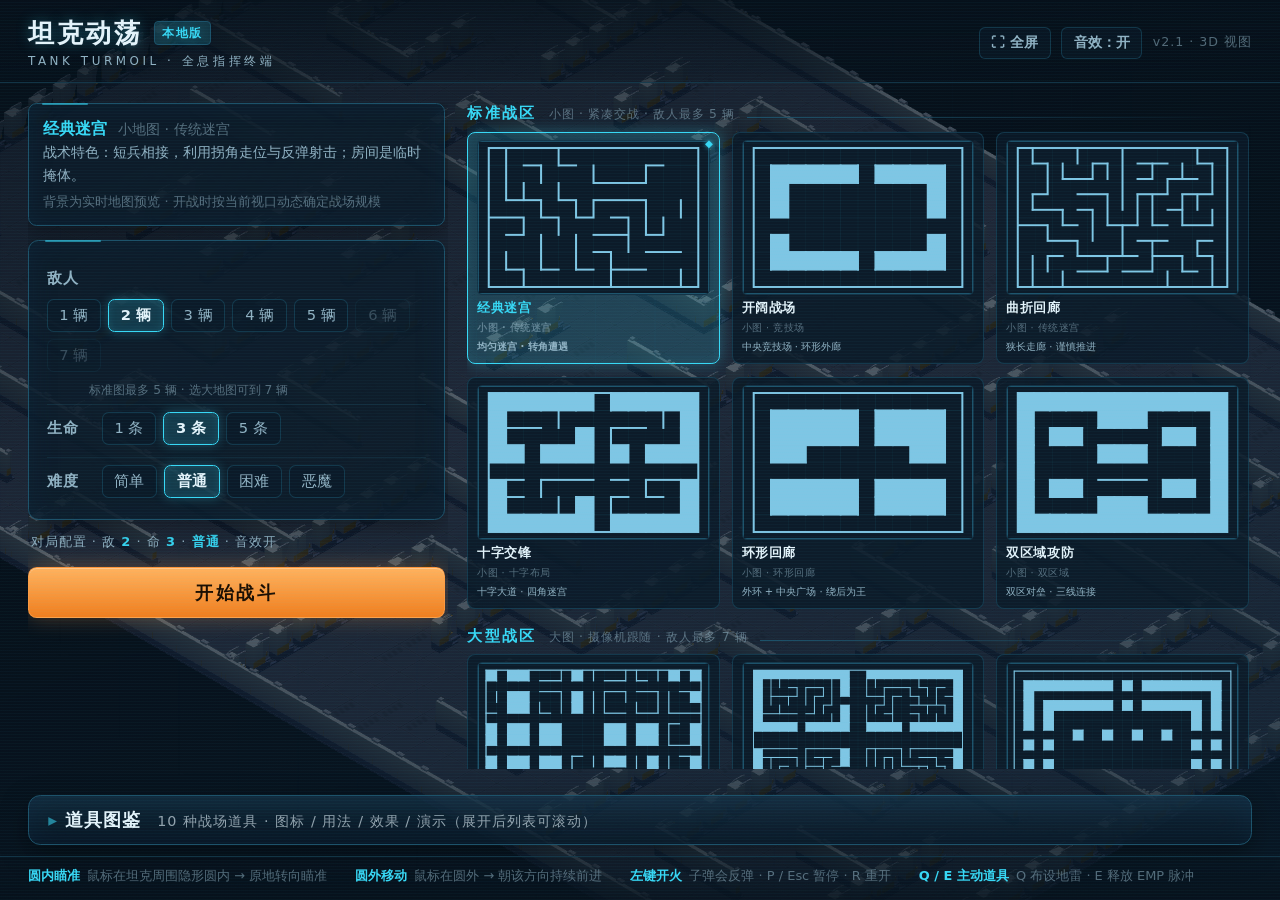
<file: index.html>
<!DOCTYPE html>
<html lang="zh-CN">
<head>
<meta charset="UTF-8">
<meta name="viewport" content="width=device-width, initial-scale=1.0">
<title>坦克动荡：本地版</title>
<link rel="stylesheet" href="style.css">
<style>
  /* 3D 视图层：WebGL 画布垫在 2D HUD 画布之下。
     file:// 直开时 3D 模块无法加载 → 自动回退原版 2D 等距渲染，游戏不受影响。 */
  #gl { position: absolute; inset: 0; width: 100%; height: 100%; display: block; }
  #game { position: relative; }
</style>
<script type="importmap">
{ "imports": { "three": "./vendor/three.module.js", "three/addons/": "./vendor/addons/" } }
</script>
<script>
/* 致命错误横幅：任何未捕获 JS 错误立即显示（避免"神秘卡死"） */
(function () {
  function show(msg) {
    var el = document.getElementById('fatal-banner');
    if (!el) return;
    el.hidden = false;
    el.textContent = '页面脚本错误：' + msg + '（按 Ctrl+F5 强制刷新；若反复出现请截图反馈）';
  }
  window.addEventListener('error', function (e) { show(e.message); }, true);
  window.addEventListener('unhandledrejection', function (e) { show(String(e.reason)); }, true);
})();
</script>
</head>
<body>
  <div id="fatal-banner" hidden
    style="position:fixed;top:0;left:0;right:0;z-index:999;background:#7a1f1f;color:#ffd7d7;font:13px/1.5 monospace;padding:0.5em 1em;"></div>
<div id="app">
  <div id="stage">
    <!-- WebGL 层：3D 战场（js/three-proto.js）；加载失败时仅 2D 层运行 -->
    <canvas id="gl"></canvas>
    <!-- 画布实际分辨率由 Game.applyViewSize 按窗口大小与 DPR 动态设置 -->
    <canvas id="game"></canvas>

    <div class="overlay" id="overlay">

      <!-- 战斗中的 HUD 暂停按钮（DOM，仅对局中显示，避免占用画布点击） -->
      <button type="button" class="hud-pause" id="btn-hud-pause" hidden
              title="暂停 (P / Esc)">❚❚ 暂停</button>

      <!-- 主菜单：全息指挥终端 -->
      <section class="screen screen-menu" id="screen-menu">
        <header class="topbar">
          <div class="brand">
            <h1>坦克动荡<span>本地版</span></h1>
            <p class="tagline">TANK TURMOIL · 全息指挥终端</p>
          </div>
          <div class="topbar-actions">
            <button type="button" class="ghost slim" id="btn-fullscreen" title="切换浏览器全屏">⛶ 全屏</button>
            <button type="button" class="ghost slim" id="btn-sound">音效：开</button>
            <span class="version" id="view-mode">v2.1 · 2D等距</span>
          </div>
        </header>

        <div class="menu-body">
          <!-- 左侧：当前地图情报 + 对局配置 + 摘要 + 开战 -->
          <aside class="menu-side">
            <section class="holo-panel map-info" id="map-info" aria-live="polite"></section>

            <section class="holo-panel settings-panel">
              <div class="opt-row" data-group="enemies">
                <div class="opt-label">敌人</div>
                <div class="opt-choices">
                  <button type="button" class="choice" data-value="1">1 辆</button>
                  <button type="button" class="choice" data-value="2">2 辆</button>
                  <button type="button" class="choice" data-value="3">3 辆</button>
                  <button type="button" class="choice" data-value="4">4 辆</button>
                  <button type="button" class="choice" data-value="5">5 辆</button>
                  <button type="button" class="choice" data-value="6">6 辆</button>
                  <button type="button" class="choice" data-value="7">7 辆</button>
                </div>
              </div>
              <span class="opt-note" id="enemy-note">标准图最多 5 辆 · 大地图最多 7 辆</span>

              <div class="opt-row" data-group="lives">
                <div class="opt-label">生命</div>
                <div class="opt-choices">
                  <button type="button" class="choice" data-value="1">1 条</button>
                  <button type="button" class="choice" data-value="3">3 条</button>
                  <button type="button" class="choice" data-value="5">5 条</button>
                </div>
              </div>

              <div class="opt-row" data-group="difficulty">
                <div class="opt-label">难度</div>
                <div class="opt-choices">
                  <button type="button" class="choice" data-value="easy">简单</button>
                  <button type="button" class="choice" data-value="normal">普通</button>
                  <button type="button" class="choice" data-value="hard">困难</button>
                  <button type="button" class="choice" data-value="demon">恶魔</button>
                </div>
              </div>
            </section>

            <div class="settings-summary" id="settings-summary"></div>
            <button type="button" class="primary" id="btn-start">开始战斗</button>
          </aside>

          <!-- 右侧：地图选择卡片（由 ui.js 按真实地图数据生成） -->
          <section class="map-select" aria-label="地图选择">
            <div class="map-group" data-group="map">
              <h2 class="group-title">标准战区 <em>小图 · 紧凑交战 · 敌人最多 5 辆</em></h2>
              <div class="map-cards" id="map-cards-small"></div>
            </div>
            <div class="map-group" data-group="map">
              <h2 class="group-title">大型战区 <em>大图 · 摄像机跟随 · 敌人最多 7 辆</em></h2>
              <div class="map-cards" id="map-cards-big"></div>
            </div>
          </section>
        </div>

        <details class="pickup-legend" id="pickup-legend">
          <summary>道具图鉴 <em>10 种战场道具 · 图标 / 用法 / 效果 / 演示（展开后列表可滚动）</em></summary>
          <div class="pk-scroll">
            <div class="pk-grid" id="pickup-legend-grid"></div>
          </div>
        </details>

        <footer class="tips">
          <div class="tip"><b>圆内瞄准</b><span>鼠标在坦克周围隐形圆内 → 原地转向瞄准</span></div>
          <div class="tip"><b>圆外移动</b><span>鼠标在圆外 → 朝该方向持续前进</span></div>
          <div class="tip"><b>左键开火</b><span>子弹会反弹 · P / Esc 暂停 · R 重开</span></div>
          <div class="tip"><b>Q / E 主动道具</b><span>Q 布设地雷 · E 释放 EMP 脉冲</span></div>
        </footer>
      </section>

      <!-- 暂停 -->
      <section class="screen screen-modal" id="screen-pause" hidden>
        <div class="panel narrow">
          <h2 class="screen-title">已暂停</h2>
          <p class="muted">战场已冻结，继续后鼠标立即恢复控制。</p>
          <div class="btn-col">
            <button type="button" class="primary" id="btn-resume">继续游戏</button>
            <button type="button" class="ghost" id="btn-restart">重新开始</button>
            <button type="button" class="ghost" id="btn-menu">返回主菜单</button>
          </div>
        </div>
      </section>

      <!-- 结算 -->
      <section class="screen screen-modal" id="screen-over" hidden>
        <div class="panel narrow">
          <div class="result-icon" id="over-icon">★</div>
          <h2 class="screen-title" id="over-title">胜利</h2>
          <p class="muted" id="over-sub">全部敌方坦克已被击毁。</p>
          <div class="stats">
            <div class="stat"><span id="over-score">0</span><em>得分</em></div>
            <div class="stat"><span id="over-kills">0</span><em>击毁</em></div>
            <div class="stat"><span id="over-time">0 秒</span><em>用时</em></div>
          </div>
          <div class="btn-col">
            <button type="button" class="primary" id="btn-again">再来一局</button>
            <button type="button" class="ghost" id="btn-menu2">返回主菜单</button>
          </div>
        </div>
      </section>

    </div>
  </div>
</div>

<script src="js/config.js?v=20261025c"></script>
<script src="js/mapsize.js?v=20261025c"></script>
<script src="js/utils.js?v=20261025c"></script>
<script src="js/isoview.js?v=20261025c"></script>
<script src="js/physics.js?v=20261025c"></script>
<script src="js/maze.js?v=20261025c"></script>
<script src="js/bullet.js?v=20261025c"></script>
<script src="js/tank.js?v=20261025c"></script>
<script src="js/effects.js?v=20261025c"></script>
<script src="js/pickup.js?v=20261025c"></script>
<script src="js/pickup-icons.js?v=20261025c"></script>
<script src="js/pickup-demos.js?v=20261025c"></script>
<script src="js/ai.js?v=20261025c"></script>
<script src="js/control.js?v=20261025c"></script>
<script src="js/game.js?v=20261025c"></script>
<script src="js/ui.js?v=20261025c"></script>
<script src="js/pickup-legend.js?v=20261025c"></script>
<script src="js/main.js?v=20261025c"></script>

<!-- 3D 接入验收驱动：仅 ?itest=1 时生效（无头自动化用） -->
<script src="tests/integration-3d.page.js"></script>

<!-- 3D 视图层（模块）：http(s) 下生效并接管世界渲染；file:// 下加载失败 → 原版渲染 -->
<script type="module" src="js/three-proto.js?v=20261025c"></script>
</body>
</html>
</file>
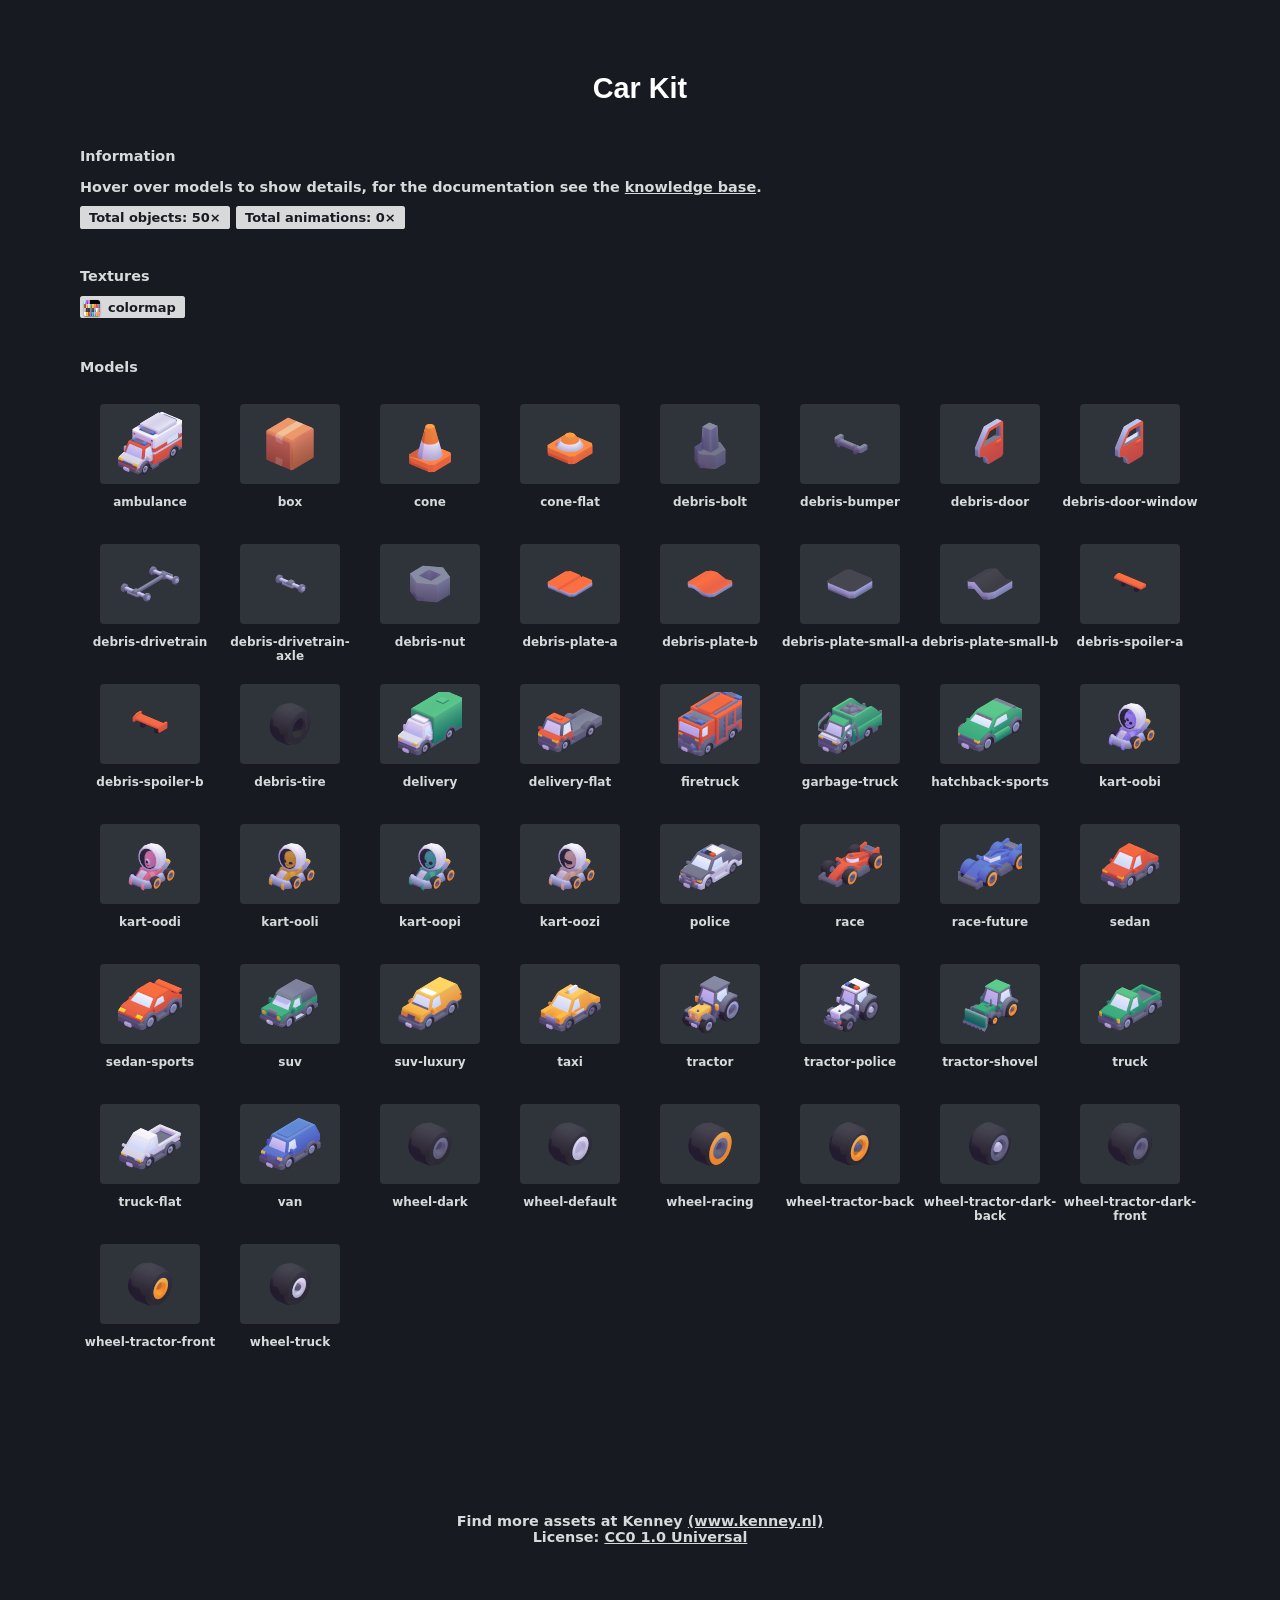
<file: kenney_car-kit/Overview.html>
<!doctype html>

<html lang="en">
<head>
	<meta charset="utf-8">

	<title>Car Kit</title>
	
	<meta name="description" content="Game assets overview">
	<meta name="author" content="Kenney">

</head>

<body>

	<div class='container header'><h1>Car Kit</h1></div>
	
	<div class='container content'>
	
		<p><strong>Information</strong></p>
		
		<p>Hover over models to show details, for the documentation see the <a target='_blank' href='https://kenney.nl/knowledge-base/game-assets-3d/importing-3d-models-into-game-engines'>knowledge base</a>.</p>
		
		<p>
			<span class='data'><strong>Total objects:</strong> 50×</span><span class='data'><strong>Total animations:</strong> 0×</span>
		</p>
		
	</div>
	
	<div class='container content'>
	
		<p><strong>Textures</strong></p>
		
		<p><a href='Models/FBX format/Textures/colormap.png' target='_blank' class='data no-padding'><span class='swatch' style='background-image: url("Models/FBX format/Textures/colormap.png")'></span>colormap</a></p>
		
	</div>
	
	<div class='container content'>
	
		<p style='margin-bottom:2em'><strong>Models</strong></p>
		
		<div title='4328 vertices • 6 group(s) • 0 animation(s)' class='package'><img src='Previews/ambulance.png'/><br>ambulance</div>
<div title='248 vertices • 0 group(s) • 0 animation(s)' class='package'><img src='Previews/box.png'/><br>box</div>
<div title='288 vertices • 0 group(s) • 0 animation(s)' class='package'><img src='Previews/cone.png'/><br>cone</div>
<div title='288 vertices • 0 group(s) • 0 animation(s)' class='package'><img src='Previews/cone-flat.png'/><br>cone-flat</div>
<div title='60 vertices • 0 group(s) • 0 animation(s)' class='package'><img src='Previews/debris-bolt.png'/><br>debris-bolt</div>
<div title='192 vertices • 0 group(s) • 0 animation(s)' class='package'><img src='Previews/debris-bumper.png'/><br>debris-bumper</div>
<div title='106 vertices • 0 group(s) • 0 animation(s)' class='package'><img src='Previews/debris-door.png'/><br>debris-door</div>
<div title='116 vertices • 0 group(s) • 0 animation(s)' class='package'><img src='Previews/debris-door-window.png'/><br>debris-door-window</div>
<div title='680 vertices • 0 group(s) • 0 animation(s)' class='package'><img src='Previews/debris-drivetrain.png'/><br>debris-drivetrain</div>
<div title='328 vertices • 0 group(s) • 0 animation(s)' class='package'><img src='Previews/debris-drivetrain-axle.png'/><br>debris-drivetrain-axle</div>
<div title='60 vertices • 0 group(s) • 0 animation(s)' class='package'><img src='Previews/debris-nut.png'/><br>debris-nut</div>
<div title='66 vertices • 0 group(s) • 0 animation(s)' class='package'><img src='Previews/debris-plate-a.png'/><br>debris-plate-a</div>
<div title='72 vertices • 0 group(s) • 0 animation(s)' class='package'><img src='Previews/debris-plate-b.png'/><br>debris-plate-b</div>
<div title='48 vertices • 0 group(s) • 0 animation(s)' class='package'><img src='Previews/debris-plate-small-a.png'/><br>debris-plate-small-a</div>
<div title='72 vertices • 0 group(s) • 0 animation(s)' class='package'><img src='Previews/debris-plate-small-b.png'/><br>debris-plate-small-b</div>
<div title='78 vertices • 0 group(s) • 0 animation(s)' class='package'><img src='Previews/debris-spoiler-a.png'/><br>debris-spoiler-a</div>
<div title='138 vertices • 0 group(s) • 0 animation(s)' class='package'><img src='Previews/debris-spoiler-b.png'/><br>debris-spoiler-b</div>
<div title='480 vertices • 0 group(s) • 0 animation(s)' class='package'><img src='Previews/debris-tire.png'/><br>debris-tire</div>
<div title='4530 vertices • 5 group(s) • 0 animation(s)' class='package'><img src='Previews/delivery.png'/><br>delivery</div>
<div title='4004 vertices • 4 group(s) • 0 animation(s)' class='package'><img src='Previews/delivery-flat.png'/><br>delivery-flat</div>
<div title='4338 vertices • 5 group(s) • 0 animation(s)' class='package'><img src='Previews/firetruck.png'/><br>firetruck</div>
<div title='5003 vertices • 6 group(s) • 0 animation(s)' class='package'><img src='Previews/garbage-truck.png'/><br>garbage-truck</div>
<div title='3709 vertices • 4 group(s) • 0 animation(s)' class='package'><img src='Previews/hatchback-sports.png'/><br>hatchback-sports</div>
<div title='4699 vertices • 5 group(s) • 0 animation(s)' class='package'><img src='Previews/kart-oobi.png'/><br>kart-oobi</div>
<div title='4291 vertices • 5 group(s) • 0 animation(s)' class='package'><img src='Previews/kart-oodi.png'/><br>kart-oodi</div>
<div title='4343 vertices • 5 group(s) • 0 animation(s)' class='package'><img src='Previews/kart-ooli.png'/><br>kart-ooli</div>
<div title='4399 vertices • 5 group(s) • 0 animation(s)' class='package'><img src='Previews/kart-oopi.png'/><br>kart-oopi</div>
<div title='4495 vertices • 5 group(s) • 0 animation(s)' class='package'><img src='Previews/kart-oozi.png'/><br>kart-oozi</div>
<div title='3606 vertices • 5 group(s) • 0 animation(s)' class='package'><img src='Previews/police.png'/><br>police</div>
<div title='3090 vertices • 4 group(s) • 0 animation(s)' class='package'><img src='Previews/race.png'/><br>race</div>
<div title='3198 vertices • 4 group(s) • 0 animation(s)' class='package'><img src='Previews/race-future.png'/><br>race-future</div>
<div title='3184 vertices • 4 group(s) • 0 animation(s)' class='package'><img src='Previews/sedan.png'/><br>sedan</div>
<div title='3268 vertices • 5 group(s) • 0 animation(s)' class='package'><img src='Previews/sedan-sports.png'/><br>sedan-sports</div>
<div title='3836 vertices • 5 group(s) • 0 animation(s)' class='package'><img src='Previews/suv.png'/><br>suv</div>
<div title='3254 vertices • 4 group(s) • 0 animation(s)' class='package'><img src='Previews/suv-luxury.png'/><br>suv-luxury</div>
<div title='3250 vertices • 4 group(s) • 0 animation(s)' class='package'><img src='Previews/taxi.png'/><br>taxi</div>
<div title='3260 vertices • 4 group(s) • 0 animation(s)' class='package'><img src='Previews/tractor.png'/><br>tractor</div>
<div title='3630 vertices • 5 group(s) • 0 animation(s)' class='package'><img src='Previews/tractor-police.png'/><br>tractor-police</div>
<div title='4130 vertices • 5 group(s) • 0 animation(s)' class='package'><img src='Previews/tractor-shovel.png'/><br>tractor-shovel</div>
<div title='3264 vertices • 4 group(s) • 0 animation(s)' class='package'><img src='Previews/truck.png'/><br>truck</div>
<div title='3868 vertices • 4 group(s) • 0 animation(s)' class='package'><img src='Previews/truck-flat.png'/><br>truck-flat</div>
<div title='3250 vertices • 4 group(s) • 0 animation(s)' class='package'><img src='Previews/van.png'/><br>van</div>
<div title='528 vertices • 0 group(s) • 0 animation(s)' class='package'><img src='Previews/wheel-dark.png'/><br>wheel-dark</div>
<div title='480 vertices • 0 group(s) • 0 animation(s)' class='package'><img src='Previews/wheel-default.png'/><br>wheel-default</div>
<div title='528 vertices • 0 group(s) • 0 animation(s)' class='package'><img src='Previews/wheel-racing.png'/><br>wheel-racing</div>
<div title='672 vertices • 0 group(s) • 0 animation(s)' class='package'><img src='Previews/wheel-tractor-back.png'/><br>wheel-tractor-back</div>
<div title='672 vertices • 0 group(s) • 0 animation(s)' class='package'><img src='Previews/wheel-tractor-dark-back.png'/><br>wheel-tractor-dark-back</div>
<div title='528 vertices • 0 group(s) • 0 animation(s)' class='package'><img src='Previews/wheel-tractor-dark-front.png'/><br>wheel-tractor-dark-front</div>
<div title='528 vertices • 0 group(s) • 0 animation(s)' class='package'><img src='Previews/wheel-tractor-front.png'/><br>wheel-tractor-front</div>
<div title='624 vertices • 0 group(s) • 0 animation(s)' class='package'><img src='Previews/wheel-truck.png'/><br>wheel-truck</div>

		
	</div>
	
	<div class='clear'></div>
	
	<div class='container footer'>
	
		Find more assets at Kenney <a href='https://kenney.nl/assets'>(www.kenney.nl)</a><br>
		
		License: <a href='https://creativecommons.org/publicdomain/zero/1.0/'>CC0 1.0 Universal</a>
	
	</div>

</body>

	<style>
	
		body{
		
			font-family:system-ui;
			font-size:0.9em;
			font-weight:600;
			
			color:#d7d9da;
			background-color:#171B21;
			
			margin-top:5em;
			margin-bottom:5em;
			
			overflow-y:scroll;
			
		}
		
		h1{
		
			color:#FFFFFF;
			font-family:sans-serif;
			margin-bottom:1.2em;
		
		}
		
		a{ color:#d7d9da; }
		a:hover{ color:#ffbe07; }
	
		.container{
		
			max-width:1120px;
			margin:0 auto;
			
		}
		
		.container.header{
		
			text-align:center;
			margin-bottom:2.5em
		
		}
		
		.container.content{ margin-top:3em; }
		
		.container.footer{
		
			margin-top:1em;
			text-align:center
		
		}
	
		.package{
		
			float:left;
		
			width:12.5%;
			min-width:104px;
			
			height:140px;
			
			text-align:center;
			
			color:#d7d9da;
			text-decoration:none;
			
			font-size:12px;
			
			position:relative;
			
		}
		
		.package img{
		
			background-color:#2f333a;
			padding:8px 18px;
			border-radius:4px;
	
			width:64px;
			margin-bottom:8px;
		
		}
		
		.package img:hover{ background-color:#ECECEC; }
		
		.data{
		
			color: #171b21;
			background-color: #d7d9da;
			padding: 0.3em 0.7em;
			border-radius: 0.2em;
			font-size: 90%;
			
			margin-right:0.5em;
			text-decoration:none;
			
		}
		
		.data:hover{ background-color:#ffbe07; color:#171b21; }
		.no-padding{ padding-left:4px; }
		
		.swatch{
		
			display:inline-block;
		
			width: 16px; height: 16px;
			vertical-align: text-top;
			border-radius: 0.2em;
			
			margin-right: 8px;
			
			box-shadow: 0px 1px 2px #00000070;
			
			background-size:cover;
			
		}
		
		.animated{
		
			position: absolute;
			color: #171b21;
			background-color: #ffbe07;
			padding: 1px 5px;
			text-transform: uppercase;
			font-size: 10px;
			font-weight: bold;
			border-radius: 2px;
			pointer-events: none;
		
		}
	
		.clear{ clear:both; height:8em }
	
	</style>
	
</html>
</file>
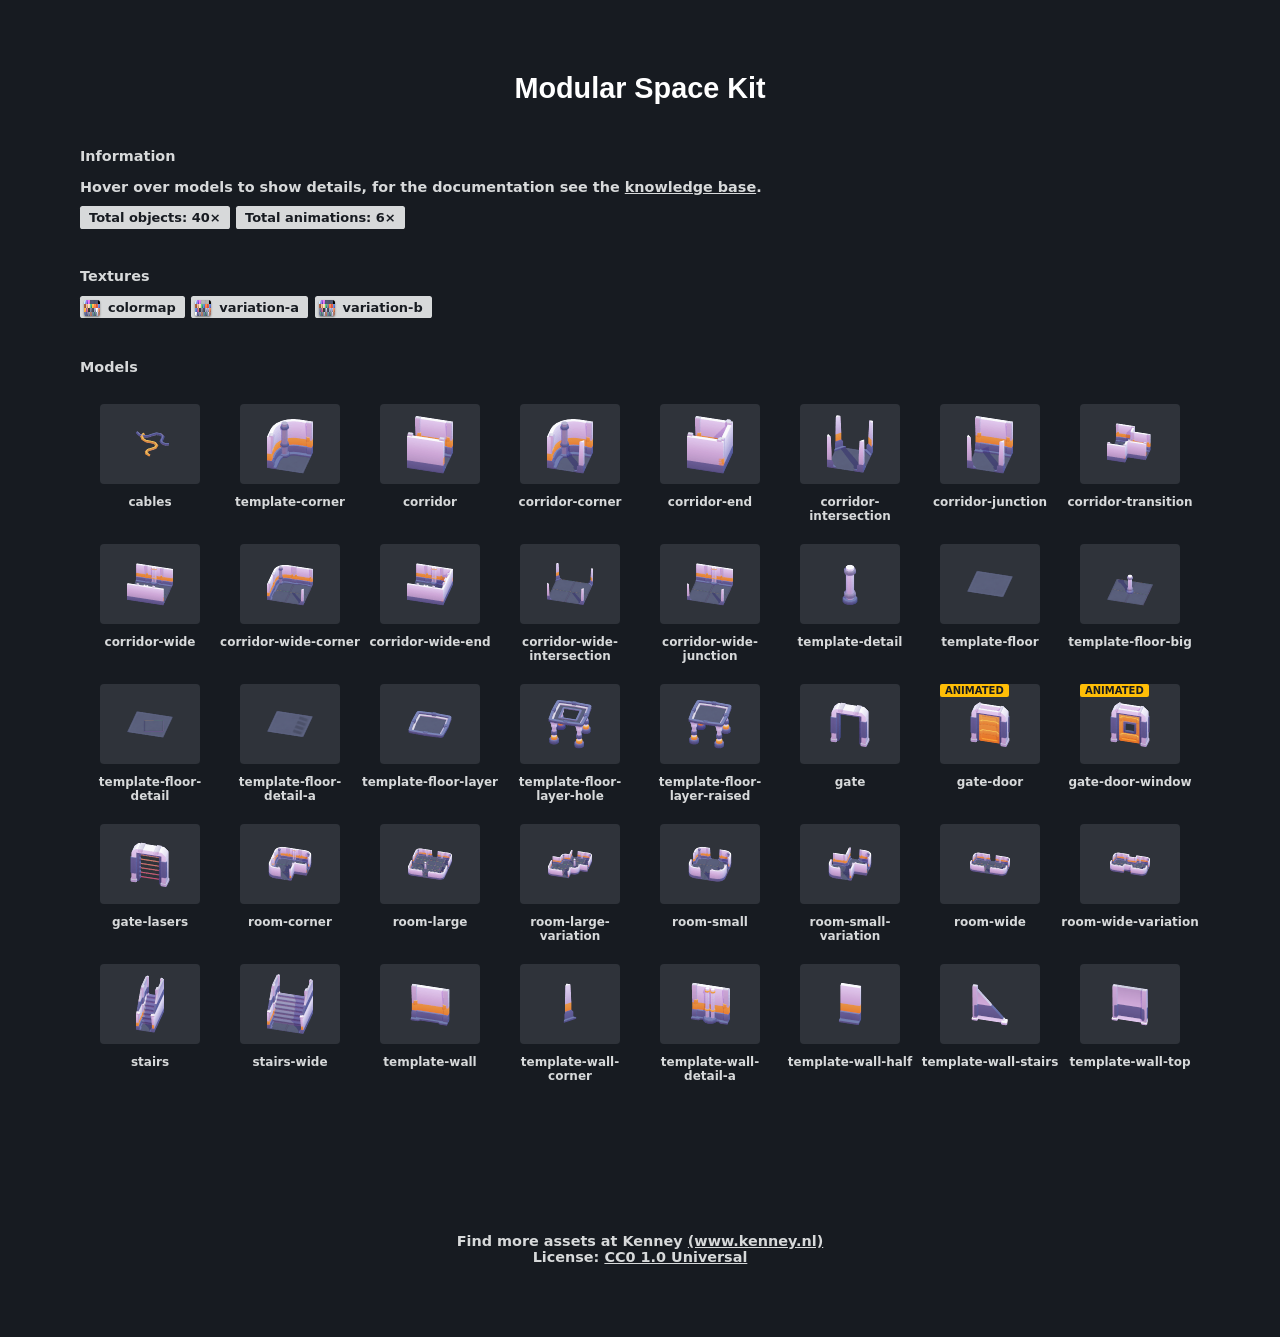
<file: kenney_modular-space-kit_1.0/Overview.html>
<!doctype html>

<html lang="en">
<head>
	<meta charset="utf-8">

	<title>Modular Space Kit</title>
	
	<meta name="description" content="Game assets overview">
	<meta name="author" content="Kenney">

</head>

<body>

	<div class='container header'><h1>Modular Space Kit</h1></div>
	
	<div class='container content'>
	
		<p><strong>Information</strong></p>
		
		<p>Hover over models to show details, for the documentation see the <a target='_blank' href='https://kenney.nl/knowledge-base/game-assets-3d/importing-3d-models-into-game-engines'>knowledge base</a>.</p>
		
		<p>
			<span class='data'><strong>Total objects:</strong> 40×</span><span class='data'><strong>Total animations:</strong> 6×</span>
		</p>
		
	</div>
	
	<div class='container content'>
	
		<p><strong>Textures</strong></p>
		
		<p><a href='Models/FBX format/Textures/colormap.png' target='_blank' class='data no-padding'><span class='swatch' style='background-image: url("Models/FBX format/Textures/colormap.png")'></span>colormap</a><a href='Models/Textures/variation-a.png' target='_blank' class='data no-padding'><span class='swatch' style='background-image: url("Models/Textures/variation-a.png")'></span>variation-a</a><a href='Models/Textures/variation-b.png' target='_blank' class='data no-padding'><span class='swatch' style='background-image: url("Models/Textures/variation-b.png")'></span>variation-b</a></p>
		
	</div>
	
	<div class='container content'>
	
		<p style='margin-bottom:2em'><strong>Models</strong></p>
		
		<div title='800 vertices • 0 group(s) • 0 animation(s)' class='package'><img src='Previews/cables.png'/><br>cables</div>
<div title='1788 vertices • 0 group(s) • 0 animation(s)' class='package'><img src='Previews/template-corner.png'/><br>template-corner</div>
<div title='1432 vertices • 0 group(s) • 0 animation(s)' class='package'><img src='Previews/corridor.png'/><br>corridor</div>
<div title='1902 vertices • 0 group(s) • 0 animation(s)' class='package'><img src='Previews/corridor-corner.png'/><br>corridor-corner</div>
<div title='2144 vertices • 0 group(s) • 0 animation(s)' class='package'><img src='Previews/corridor-end.png'/><br>corridor-end</div>
<div title='464 vertices • 0 group(s) • 0 animation(s)' class='package'><img src='Previews/corridor-intersection.png'/><br>corridor-intersection</div>
<div title='948 vertices • 0 group(s) • 0 animation(s)' class='package'><img src='Previews/corridor-junction.png'/><br>corridor-junction</div>
<div title='3452 vertices • 0 group(s) • 0 animation(s)' class='package'><img src='Previews/corridor-transition.png'/><br>corridor-transition</div>
<div title='3944 vertices • 0 group(s) • 0 animation(s)' class='package'><img src='Previews/corridor-wide.png'/><br>corridor-wide</div>
<div title='3350 vertices • 0 group(s) • 0 animation(s)' class='package'><img src='Previews/corridor-wide-corner.png'/><br>corridor-wide-corner</div>
<div title='5900 vertices • 0 group(s) • 0 animation(s)' class='package'><img src='Previews/corridor-wide-end.png'/><br>corridor-wide-end</div>
<div title='488 vertices • 0 group(s) • 0 animation(s)' class='package'><img src='Previews/corridor-wide-intersection.png'/><br>corridor-wide-intersection</div>
<div title='2216 vertices • 0 group(s) • 0 animation(s)' class='package'><img src='Previews/corridor-wide-junction.png'/><br>corridor-wide-junction</div>
<div title='624 vertices • 0 group(s) • 0 animation(s)' class='package'><img src='Previews/template-detail.png'/><br>template-detail</div>
<div title='8 vertices • 0 group(s) • 0 animation(s)' class='package'><img src='Previews/template-floor.png'/><br>template-floor</div>
<div title='656 vertices • 0 group(s) • 0 animation(s)' class='package'><img src='Previews/template-floor-big.png'/><br>template-floor-big</div>
<div title='48 vertices • 0 group(s) • 0 animation(s)' class='package'><img src='Previews/template-floor-detail.png'/><br>template-floor-detail</div>
<div title='8 vertices • 0 group(s) • 0 animation(s)' class='package'><img src='Previews/template-floor-detail-a.png'/><br>template-floor-detail-a</div>
<div title='856 vertices • 0 group(s) • 0 animation(s)' class='package'><img src='Previews/template-floor-layer.png'/><br>template-floor-layer</div>
<div title='4201 vertices • 0 group(s) • 0 animation(s)' class='package'><img src='Previews/template-floor-layer-hole.png'/><br>template-floor-layer-hole</div>
<div title='4056 vertices • 0 group(s) • 0 animation(s)' class='package'><img src='Previews/template-floor-layer-raised.png'/><br>template-floor-layer-raised</div>
<div title='1004 vertices • 0 group(s) • 0 animation(s)' class='package'><img src='Previews/gate.png'/><br>gate</div>
<div title='2548 vertices • 1 group(s) • 3 animation(s)' class='package'><span class='animated'>Animated</span><img src='Previews/gate-door.png'/><br>gate-door</div>
<div title='2708 vertices • 1 group(s) • 3 animation(s)' class='package'><span class='animated'>Animated</span><img src='Previews/gate-door-window.png'/><br>gate-door-window</div>
<div title='3308 vertices • 13 group(s) • 0 animation(s)' class='package'><img src='Previews/gate-lasers.png'/><br>gate-lasers</div>
<div title='10378 vertices • 0 group(s) • 0 animation(s)' class='package'><img src='Previews/room-corner.png'/><br>room-corner</div>
<div title='18240 vertices • 0 group(s) • 0 animation(s)' class='package'><img src='Previews/room-large.png'/><br>room-large</div>
<div title='16442 vertices • 0 group(s) • 0 animation(s)' class='package'><img src='Previews/room-large-variation.png'/><br>room-large-variation</div>
<div title='8184 vertices • 0 group(s) • 0 animation(s)' class='package'><img src='Previews/room-small.png'/><br>room-small</div>
<div title='7188 vertices • 0 group(s) • 0 animation(s)' class='package'><img src='Previews/room-small-variation.png'/><br>room-small-variation</div>
<div title='14608 vertices • 0 group(s) • 0 animation(s)' class='package'><img src='Previews/room-wide.png'/><br>room-wide</div>
<div title='16728 vertices • 0 group(s) • 0 animation(s)' class='package'><img src='Previews/room-wide-variation.png'/><br>room-wide-variation</div>
<div title='5112 vertices • 0 group(s) • 0 animation(s)' class='package'><img src='Previews/stairs.png'/><br>stairs</div>
<div title='5128 vertices • 0 group(s) • 0 animation(s)' class='package'><img src='Previews/stairs-wide.png'/><br>stairs-wide</div>
<div title='712 vertices • 0 group(s) • 0 animation(s)' class='package'><img src='Previews/template-wall.png'/><br>template-wall</div>
<div title='114 vertices • 0 group(s) • 0 animation(s)' class='package'><img src='Previews/template-wall-corner.png'/><br>template-wall-corner</div>
<div title='1604 vertices • 0 group(s) • 0 animation(s)' class='package'><img src='Previews/template-wall-detail-a.png'/><br>template-wall-detail-a</div>
<div title='176 vertices • 0 group(s) • 0 animation(s)' class='package'><img src='Previews/template-wall-half.png'/><br>template-wall-half</div>
<div title='400 vertices • 0 group(s) • 0 animation(s)' class='package'><img src='Previews/template-wall-stairs.png'/><br>template-wall-stairs</div>
<div title='576 vertices • 0 group(s) • 0 animation(s)' class='package'><img src='Previews/template-wall-top.png'/><br>template-wall-top</div>

		
	</div>
	
	<div class='clear'></div>
	
	<div class='container footer'>
	
		Find more assets at Kenney <a href='https://kenney.nl/assets'>(www.kenney.nl)</a><br>
		
		License: <a href='https://creativecommons.org/publicdomain/zero/1.0/'>CC0 1.0 Universal</a>
	
	</div>

</body>

	<style>
	
		body{
		
			font-family:system-ui;
			font-size:0.9em;
			font-weight:600;
			
			color:#d7d9da;
			background-color:#171B21;
			
			margin-top:5em;
			margin-bottom:5em;
			
			overflow-y:scroll;
			
		}
		
		h1{
		
			color:#FFFFFF;
			font-family:sans-serif;
			margin-bottom:1.2em;
		
		}
		
		a{ color:#d7d9da; }
		a:hover{ color:#ffbe07; }
	
		.container{
		
			max-width:1120px;
			margin:0 auto;
			
		}
		
		.container.header{
		
			text-align:center;
			margin-bottom:2.5em
		
		}
		
		.container.content{ margin-top:3em; }
		
		.container.footer{
		
			margin-top:1em;
			text-align:center
		
		}
	
		.package{
		
			float:left;
		
			width:12.5%;
			min-width:104px;
			
			height:140px;
			
			text-align:center;
			
			color:#d7d9da;
			text-decoration:none;
			
			font-size:12px;
			
			position:relative;
			
		}
		
		.package img{
		
			background-color:#2f333a;
			padding:8px 18px;
			border-radius:4px;
	
			width:64px;
			margin-bottom:8px;
		
		}
		
		.package img:hover{ background-color:#ECECEC; }
		
		.data{
		
			color: #171b21;
			background-color: #d7d9da;
			padding: 0.3em 0.7em;
			border-radius: 0.2em;
			font-size: 90%;
			
			margin-right:0.5em;
			text-decoration:none;
			
		}
		
		.data:hover{ background-color:#ffbe07; color:#171b21; }
		.no-padding{ padding-left:4px; }
		
		.swatch{
		
			display:inline-block;
		
			width: 16px; height: 16px;
			vertical-align: text-top;
			border-radius: 0.2em;
			
			margin-right: 8px;
			
			box-shadow: 0px 1px 2px #00000070;
			
			background-size:cover;
			
		}
		
		.animated{
		
			position: absolute;
			color: #171b21;
			background-color: #ffbe07;
			padding: 1px 5px;
			text-transform: uppercase;
			font-size: 10px;
			font-weight: bold;
			border-radius: 2px;
			pointer-events: none;
		
		}
	
		.clear{ clear:both; height:8em }
	
	</style>
	
</html>
</file>
<file: style.css>
/* =========================================================
 * 坦克动荡：本地版 - 全息指挥终端主题
 * 配色 token 与 js/config.js 的 CONFIG.THEME 保持同源；
 * 覆盖层字号由 JS 按视口设置（clamp 11.5~17.5px），组件全部用 em。
 * ========================================================= */

:root {
  --bg-deep: #07111B;
  --bg-panel: #102638;
  --panel-alpha: rgba(12, 27, 41, 0.86);
  --border: #1D526A;
  --border-dim: rgba(29, 82, 106, 0.55);
  --cyan: #38D8F5;
  --cyan-soft: rgba(56, 216, 245, 0.55);
  --cyan-faint: rgba(56, 216, 245, 0.16);
  --text: #E4F3FA;
  --text-dim: #91B2C3;
  --text-faint: rgba(145, 178, 195, 0.55);
  --orange: #FF9D45;
  --orange-soft: rgba(255, 157, 69, 0.14);
  --ok: #58C93E;
}

* { box-sizing: border-box; }

html, body {
  margin: 0;
  padding: 0;
  width: 100%;
  height: 100%;
  overflow: hidden;
}

body {
  background: var(--bg-deep);
  font-family: "Microsoft YaHei", "PingFang SC", "Hiragino Sans GB", system-ui, -apple-system, sans-serif;
  color: var(--text);
  user-select: none;
  -webkit-user-select: none;
}

/* 全屏舞台：固定铺满浏览器可视区域 */
#app {
  width: 100%;
  height: 100%;
}

#stage {
  position: fixed;
  inset: 0;
  width: 100%;
  height: 100%;
  overflow: hidden;
  background: var(--bg-deep);
}

#game { display: block; width: 100%; height: 100%; cursor: none; }

/* ---------- 覆盖层 ---------- */

.overlay {
  position: absolute;
  inset: 0;
  font-size: 16px;   /* 由 JS 按视口尺寸动态设置 */
  pointer-events: none;
}

.screen {
  position: absolute;
  inset: 0;
  display: flex;
  flex-direction: column;
  pointer-events: auto;
  animation: fadeIn 0.16s ease;
}

.screen[hidden] { display: none; }

@keyframes fadeIn {
  from { opacity: 0; }
  to { opacity: 1; }
}

/* 轻量扫描线（纯 CSS，极低透明度） */
.screen::after {
  content: '';
  position: absolute;
  inset: 0;
  pointer-events: none;
  background: repeating-linear-gradient(
    0deg,
    rgba(56, 216, 245, 0.03) 0 1px,
    transparent 1px 3px
  );
  z-index: 5;
}

/* ---------- 主菜单：全视口指挥终端 ---------- */

.screen-menu {
  background: linear-gradient(160deg,
    rgba(7, 17, 27, 0.86) 0%,
    rgba(7, 17, 27, 0.62) 42%,
    rgba(10, 26, 40, 0.80) 100%);
}

/* 背景网格装饰 */
.screen-menu::before {
  content: '';
  position: absolute;
  inset: 0;
  pointer-events: none;
  background-image:
    linear-gradient(rgba(29, 82, 106, 0.16) 1px, transparent 1px),
    linear-gradient(90deg, rgba(29, 82, 106, 0.16) 1px, transparent 1px);
  background-size: 3.4em 3.4em;
  mask-image: radial-gradient(ellipse at 50% 40%, rgba(0,0,0,0.5), transparent 78%);
  -webkit-mask-image: radial-gradient(ellipse at 50% 40%, rgba(0,0,0,0.5), transparent 78%);
}

.topbar {
  position: relative;
  z-index: 2;
  display: flex;
  align-items: center;
  justify-content: space-between;
  gap: 1em;
  padding: 0.9em 1.6em 0.7em;
  border-bottom: 1px solid var(--border-dim);
  background: linear-gradient(180deg, rgba(7, 17, 27, 0.72), rgba(7, 17, 27, 0.25));
}

.brand h1 {
  margin: 0;
  font-size: 1.5em;
  letter-spacing: 0.10em;
  font-weight: 800;
  color: var(--text);
  display: flex;
  align-items: center;
  gap: 0.45em;
  text-shadow: 0 0 14px rgba(56, 216, 245, 0.35);
}

.brand h1 span {
  font-size: 0.44em;
  font-weight: 700;
  letter-spacing: 0.14em;
  color: var(--cyan);
  background: var(--cyan-faint);
  border: 1px solid var(--border);
  padding: 0.32em 0.6em;
  border-radius: 0.35em;
}

.tagline {
  margin: 0.28em 0 0;
  font-size: 0.68em;
  color: var(--text-dim);
  letter-spacing: 0.30em;
}

.topbar-actions {
  display: flex;
  align-items: center;
  gap: 0.6em;
}

.version {
  font-size: 0.72em;
  color: var(--text-faint);
  letter-spacing: 0.08em;
}

/* ---------- 主体：左情报 / 右地图库 ---------- */

.menu-body {
  position: relative;
  z-index: 2;
  flex: 1;
  min-height: 0;
  display: grid;
  grid-template-columns: minmax(19em, 24em) minmax(0, 1fr);
  gap: 1.1em;
  padding: 1.1em 1.6em;
}

.menu-side {
  display: flex;
  flex-direction: column;
  gap: 0.8em;
  min-height: 0;
  overflow: auto;
  padding-right: 0.2em;
}

.holo-panel {
  background: var(--panel-alpha);
  border: 1px solid var(--border);
  border-radius: 0.6em;
  padding: 0.85em 1em;
  box-shadow: inset 0 0 1.4em rgba(12, 40, 62, 0.5), 0 0.4em 1.4em rgba(0, 0, 0, 0.35);
  position: relative;
}

.holo-panel::before {
  content: '';
  position: absolute;
  top: -1px; left: 0.9em;
  width: 3.2em; height: 2px;
  background: var(--cyan-soft);
  border-radius: 1px;
}

/* 当前地图情报 */
.map-info {
  font-size: 0.82em;
  line-height: 1.6;
  color: var(--text-dim);
}

.map-info b {
  color: var(--cyan);
  font-size: 1.12em;
  margin-right: 0.4em;
}

.map-info .map-meta {
  color: var(--text-faint);
  margin-left: 0.3em;
}

.map-info .map-hint {
  display: block;
  margin-top: 0.35em;
  color: var(--text-faint);
  font-size: 0.9em;
}

/* 对局配置 */
.settings-panel { padding-bottom: 0.5em; }

.opt-row {
  display: flex;
  align-items: center;
  flex-wrap: wrap;
  gap: 0.6em;
  margin: 0.3em 0;
  padding: 0.4em 0;
  border-top: 1px solid rgba(29, 82, 106, 0.28);
}

.opt-row:first-of-type { border-top: none; }

.opt-label {
  flex: none;
  width: 2.9em;
  font-size: 0.88em;
  font-weight: 700;
  color: var(--text-dim);
  letter-spacing: 0.1em;
}

.opt-choices { display: flex; flex-wrap: wrap; gap: 0.4em; }

.choice {
  font: inherit;
  font-size: 0.84em;
  padding: 0.4em 0.8em;
  border-radius: 0.45em;
  border: 1px solid var(--border-dim);
  background: rgba(12, 27, 41, 0.65);
  color: var(--text-dim);
  cursor: pointer;
  transition: background 0.12s ease, border-color 0.12s ease, color 0.12s ease,
    box-shadow 0.12s ease, transform 0.06s ease;
}

.choice:hover {
  background: var(--cyan-faint);
  border-color: var(--cyan-soft);
  color: var(--text);
}

.choice:active { transform: translateY(1px); }

.choice:disabled,
.choice.disabled {
  opacity: 0.32;
  cursor: not-allowed;
  pointer-events: none;
}

.choice.active {
  background: rgba(56, 216, 245, 0.16);
  border-color: var(--cyan);
  color: var(--text);
  font-weight: 700;
  box-shadow: 0 0 0.7em rgba(56, 216, 245, 0.28), inset 0 0 0.6em rgba(56, 216, 245, 0.12);
}

.opt-note {
  display: block;
  font-size: 0.7em;
  color: var(--text-faint);
  margin: -0.2em 0 0.35em 3.5em;
}

.settings-summary {
  font-size: 0.74em;
  color: var(--text-dim);
  letter-spacing: 0.08em;
  padding: 0 0.2em;
}

.settings-summary b { color: var(--cyan); font-weight: 700; }

/* ---------- 主按钮 ---------- */

.primary {
  display: block;
  width: 100%;
  margin-top: 0.15em;
  padding: 0.72em 1em;
  font: inherit;
  font-size: 1em;
  font-weight: 800;
  letter-spacing: 0.14em;
  color: #1A0E02;
  background: linear-gradient(180deg, #FFB25E, #F07E1E);
  border: 1px solid rgba(255, 157, 69, 0.75);
  border-radius: 0.5em;
  cursor: pointer;
  box-shadow: 0 0 1.2em rgba(255, 157, 69, 0.28), inset 0 1px 0 rgba(255, 255, 255, 0.28);
  transition: filter 0.12s ease, transform 0.06s ease, box-shadow 0.12s ease;
}

.primary:hover {
  filter: brightness(1.08);
  box-shadow: 0 0 1.8em rgba(255, 157, 69, 0.45), inset 0 1px 0 rgba(255, 255, 255, 0.28);
}

.primary:active { transform: translateY(1px); }

.ghost {
  font: inherit;
  font-size: 0.86em;
  font-weight: 700;
  color: var(--text-dim);
  background: rgba(12, 27, 41, 0.65);
  border: 1px solid var(--border-dim);
  border-radius: 0.45em;
  cursor: pointer;
  padding: 0.5em 1em;
  transition: background 0.12s ease, border-color 0.12s ease, color 0.12s ease;
}

.ghost:hover {
  background: var(--cyan-faint);
  border-color: var(--cyan-soft);
  color: var(--text);
}

.ghost:active { transform: translateY(1px); }

.ghost.slim { padding: 0.42em 0.85em; font-size: 0.78em; }

.btn-col { display: flex; flex-direction: column; gap: 0.55em; margin-top: 0.9em; }

/* ---------- 地图选择卡片 ---------- */

.map-select {
  min-height: 0;
  overflow: auto;
  display: flex;
  flex-direction: column;
  gap: 1em;
  padding: 0.1em 0.2em 0.4em 0;
}

.map-group { flex: none; }

.group-title {
  margin: 0 0 0.55em;
  font-size: 0.86em;
  font-weight: 700;
  letter-spacing: 0.16em;
  color: var(--cyan);
  display: flex;
  align-items: baseline;
  gap: 0.8em;
}

.group-title::after {
  content: '';
  flex: 1;
  height: 1px;
  background: linear-gradient(90deg, var(--border), transparent);
}

.group-title em {
  font-style: normal;
  font-size: 0.82em;
  font-weight: 400;
  letter-spacing: 0.06em;
  color: var(--text-faint);
}

.map-cards {
  display: grid;
  grid-template-columns: repeat(auto-fill, minmax(11.5em, 1fr));
  gap: 0.7em;
}

.map-card {
  position: relative;
  display: flex;
  flex-direction: column;
  gap: 0.35em;
  padding: 0.5em 0.6em 0.6em;
  text-align: left;
  border-radius: 0.55em;
  border: 1px solid var(--border-dim);
  background: var(--panel-alpha);
  overflow: hidden;
}

.map-card:hover {
  border-color: var(--cyan-soft);
  box-shadow: 0 0 0.9em rgba(56, 216, 245, 0.18);
}

.map-card .thumb {
  display: block;
  aspect-ratio: 3 / 2;
  border-radius: 0.35em;
  overflow: hidden;
  background: #0C1B29;
  border: 1px solid rgba(29, 82, 106, 0.45);
}

.map-card .thumb img {
  display: block;
  width: 100%;
  height: 100%;
  object-fit: cover;
}

.map-card .card-name {
  font-size: 0.86em;
  font-weight: 700;
  color: var(--text);
  letter-spacing: 0.05em;
}

.map-card .card-meta {
  font-size: 0.66em;
  color: var(--text-faint);
  letter-spacing: 0.05em;
}

.map-card .card-tag {
  font-size: 0.68em;
  color: var(--text-dim);
  line-height: 1.4;
}

.map-card.active {
  border-color: var(--cyan);
  box-shadow: 0 0 1em rgba(56, 216, 245, 0.30), inset 0 0 0.8em rgba(56, 216, 245, 0.10);
}

.map-card.active .card-name { color: var(--cyan); }

.map-card.active::after {
  content: '◆';
  position: absolute;
  top: 0.45em; right: 0.55em;
  font-size: 0.7em;
  color: var(--cyan);
  text-shadow: 0 0 0.5em rgba(56, 216, 245, 0.8);
}

/* ---------- 底部提示条 ---------- */

.tips {
  position: relative;
  z-index: 2;
  display: flex;
  flex-wrap: wrap;
  gap: 0.5em 1.6em;
  padding: 0.65em 1.6em 0.85em;
  border-top: 1px solid var(--border-dim);
  background: linear-gradient(0deg, rgba(7, 17, 27, 0.78), rgba(7, 17, 27, 0.30));
}

.tip {
  display: flex;
  align-items: baseline;
  gap: 0.55em;
  font-size: 0.74em;
}

.tip b {
  flex: none;
  color: var(--cyan);
  font-weight: 700;
}

.tip span { color: var(--text-faint); }

/* ---------- 战斗 HUD 暂停按钮（DOM） ---------- */

.hud-pause {
  position: absolute;
  top: 0.85em;
  right: 1em;
  z-index: 6;
  font: inherit;
  font-size: 0.8em;
  font-weight: 700;
  letter-spacing: 0.1em;
  color: var(--text-dim);
  background: var(--panel-alpha);
  border: 1px solid var(--border-dim);
  border-radius: 0.45em;
  padding: 0.45em 0.9em;
  cursor: pointer;
  pointer-events: auto;
  transition: background 0.12s ease, border-color 0.12s ease, color 0.12s ease;
}

.hud-pause:hover {
  background: var(--cyan-faint);
  border-color: var(--cyan);
  color: var(--text);
}

.hud-pause[hidden] { display: none; }

/* ---------- 暂停 / 结算 ---------- */

.screen-modal {
  align-items: center;
  justify-content: center;
  padding: 1.1em;
  background: rgba(7, 17, 27, 0.78);
}

.panel {
  width: min(26em, 94%);
  max-height: 100%;
  overflow: auto;
  overscroll-behavior: contain;
  padding: 1.25em 1.5em 1.15em;
  background: linear-gradient(170deg, rgba(16, 38, 56, 0.96), rgba(10, 24, 38, 0.96));
  border: 1px solid var(--border);
  border-radius: 0.8em;
  box-shadow: 0 1.1em 2.8em rgba(0, 0, 0, 0.55), inset 0 0 1.6em rgba(12, 40, 62, 0.55);
  text-align: center;
  position: relative;
}

.panel::before {
  content: '';
  position: absolute;
  top: -1px; left: 50%;
  transform: translateX(-50%);
  width: 5em; height: 2px;
  background: var(--cyan-soft);
  border-radius: 1px;
}

.screen-title {
  margin: 0.15em 0 0.35em;
  font-size: 1.45em;
  font-weight: 800;
  letter-spacing: 0.12em;
  color: var(--text);
}

.muted {
  margin: 0 0 0.9em;
  font-size: 0.84em;
  color: var(--text-dim);
  line-height: 1.6;
}

.result-icon {
  font-size: 2.4em;
  line-height: 1;
  margin-top: 0.1em;
}

.result-icon.win { color: var(--cyan); text-shadow: 0 0 0.4em rgba(56, 216, 245, 0.5); }
.result-icon.lose { color: var(--orange); }

.stats {
  display: flex;
  justify-content: space-around;
  gap: 0.4em;
  margin: 0.4em 0 0.2em;
  padding: 0.75em 0.4em;
  background: rgba(7, 17, 27, 0.55);
  border: 1px solid var(--border-dim);
  border-radius: 0.55em;
}

.stat { display: flex; flex-direction: column; gap: 0.15em; }

.stat span {
  font-size: 1.3em;
  font-weight: 800;
  color: var(--cyan);
  font-variant-numeric: tabular-nums;
}

.stat em {
  font-style: normal;
  font-size: 0.72em;
  color: var(--text-faint);
  letter-spacing: 0.14em;
}

.panel.is-win .screen-title { color: var(--cyan); }
.panel:not(.is-win) .screen-title { color: var(--orange); }

/* ---------- 滚动条 ---------- */

.menu-side::-webkit-scrollbar,
.map-select::-webkit-scrollbar,
.panel::-webkit-scrollbar { width: 8px; height: 8px; }

.menu-side::-webkit-scrollbar-thumb,
.map-select::-webkit-scrollbar-thumb,
.panel::-webkit-scrollbar-thumb {
  background: var(--border);
  border-radius: 4px;
}

.menu-side::-webkit-scrollbar-thumb:hover,
.map-select::-webkit-scrollbar-thumb:hover,
.panel::-webkit-scrollbar-thumb:hover { background: var(--cyan-soft); }

.menu-side::-webkit-scrollbar-track,
.map-select::-webkit-scrollbar-track,
.panel::-webkit-scrollbar-track { background: transparent; }

.menu-side, .map-select, .panel { scrollbar-width: thin; scrollbar-color: var(--border) transparent; }

/* ---------- 响应式 ---------- */

/* 中低分辨率：压缩侧栏与间距 */
@media (max-width: 1100px) {
  .menu-body { grid-template-columns: minmax(17em, 21em) minmax(0, 1fr); gap: 0.8em; padding: 0.8em 1em; }
  .map-cards { grid-template-columns: repeat(auto-fill, minmax(10.5em, 1fr)); gap: 0.55em; }
}

/* 窄窗口：单列堆叠，整体滚动（行高按内容自适应，避免按钮越界压到标题） */
@media (max-width: 780px) {
  .menu-body { grid-template-columns: 1fr; overflow: auto; grid-auto-rows: max-content; }
  .menu-side { overflow: visible; }
  .map-select { overflow: visible; }
  .topbar { flex-wrap: wrap; }
}

/* 矮窗口：收紧纵向空间 */
@media (max-height: 700px) {
  .topbar { padding: 0.55em 1.2em 0.45em; }
  .brand h1 { font-size: 1.25em; }
  .tagline { margin-top: 0.15em; }
  .menu-body { padding: 0.7em 1.2em; gap: 0.7em; }
  .tips { display: none; }
}

@media (max-height: 540px) {
  .map-card .card-tag { display: none; }
  .group-title em { display: none; }
}

/* 尊重系统的"减少动态效果"设置（也让截图/录屏更稳定） */
@media (prefers-reduced-motion: reduce) {
  .screen { animation: none; }
  .choice, .primary, .ghost, .hud-pause { transition: none; }
}

/* ---------------- 主菜单 · 道具图鉴（升级版：滚动 + 演示动画） ---------------- */
.pickup-legend {
  position: relative;
  z-index: 2;
  margin: 0.4em 1.6em 0.6em;
  border: 1px solid var(--border);
  border-radius: 0.7em;
  background: linear-gradient(180deg, rgba(14, 34, 52, 0.72), rgba(8, 20, 32, 0.85));
  box-shadow: inset 0 0 1.8em rgba(12, 40, 62, 0.55), 0 0.5em 1.6em rgba(0, 0, 0, 0.4);
  overflow: hidden;
  flex: 0 0 auto;
}

.pickup-legend summary {
  cursor: pointer;
  padding: 0.7em 1.1em;
  font-weight: 600;
  letter-spacing: 0.06em;
  color: var(--text, #cfe6f5);
  user-select: none;
  list-style: none;
  background: linear-gradient(180deg, rgba(111, 211, 255, 0.06), transparent);
}

.pickup-legend summary::-webkit-details-marker { display: none; }
.pickup-legend summary::before { content: '▸ '; color: var(--cyan-soft, #6fd3ff); }
.pickup-legend[open] summary::before { content: '▾ '; }

.pickup-legend summary em {
  font-style: normal;
  font-weight: 400;
  opacity: 0.62;
  font-size: 0.82em;
  margin-left: 0.6em;
}

/* 滚动区：滚轮原生支持，展示全部 10 种道具 */
.pk-scroll {
  max-height: min(46vh, 460px);
  overflow-y: auto;
  overscroll-behavior: contain;
  scrollbar-width: thin;
  scrollbar-color: rgba(111, 211, 255, 0.35) transparent;
}
.pk-scroll::-webkit-scrollbar { width: 8px; }
.pk-scroll::-webkit-scrollbar-thumb {
  background: rgba(111, 211, 255, 0.28);
  border-radius: 4px;
}
.pk-scroll::-webkit-scrollbar-track { background: transparent; }

.pk-grid {
  display: grid;
  grid-template-columns: repeat(auto-fill, minmax(30em, 1fr));
  gap: 0.6em 0.9em;
  padding: 0.3em 1.1em 1em;
}

.pk-item {
  display: flex;
  align-items: center;
  gap: 0.8em;
  padding: 0.6em 0.75em;
  border: 1px solid var(--border-dim);
  border-left-width: 3px;
  border-radius: 0.6em;
  background: linear-gradient(180deg, rgba(16, 38, 58, 0.5), rgba(10, 26, 40, 0.62));
  transition: border-color 0.18s ease, box-shadow 0.18s ease;
}
.pk-item:hover {
  border-color: rgba(111, 211, 255, 0.5);
  box-shadow: 0 0 0.9em rgba(111, 211, 255, 0.14);
}

.pk-item.rarity-rare { border-left-color: #ffd24a; }
.pk-item.rarity-tactical { border-left-color: #7fd9ff; }
.pk-item.rarity-common { border-left-color: rgba(111, 211, 255, 0.45); }

.pk-icon {
  width: 3.1em; height: 3.1em;
  flex: 0 0 auto;
  filter: drop-shadow(0 0 0.35em rgba(0, 0, 0, 0.55));
}

.pk-info { min-width: 0; flex: 1 1 auto; }

.pk-name {
  font-size: 0.95em;
  font-weight: 600;
  color: var(--text, #cfe6f5);
}

.pk-kind {
  font-size: 0.72em;
  font-weight: 500;
  margin-left: 0.45em;
  padding: 0.08em 0.5em;
  border-radius: 0.6em;
  border: 1px solid var(--border-dim);
  opacity: 0.85;
}

.pk-kind-weapon { color: #ffb066; border-color: rgba(255, 138, 60, 0.45); }
.pk-kind-boost { color: #7fd9ff; border-color: rgba(127, 217, 255, 0.4); }
.pk-kind-ammo { color: #c79bff; border-color: rgba(199, 155, 255, 0.4); }
.pk-kind-active { color: #ffd24a; border-color: rgba(255, 210, 74, 0.45); }
.pk-kind-aura { color: #7cf0a0; border-color: rgba(124, 240, 160, 0.4); }

.pk-desc {
  font-size: 0.82em;
  opacity: 0.85;
  margin-top: 0.14em;
}

.pk-use {
  font-size: 0.75em;
  opacity: 0.6;
  margin-top: 0.14em;
}

/* 功能演示动画 */
.pk-demo {
  flex: 0 0 auto;
  width: 132px; height: 76px;
  border: 1px solid var(--border-dim);
  border-radius: 0.5em;
  background:
    linear-gradient(180deg, rgba(9, 22, 34, 0.9), rgba(6, 15, 24, 0.95)),
    repeating-linear-gradient(45deg, rgba(255, 255, 255, 0.02) 0 6px, transparent 6px 12px);
}

@media (max-width: 900px) {
  .pickup-legend { margin: 0.4em 0.8em 0.6em; }
  .pk-grid { grid-template-columns: 1fr; }
  .pk-demo { display: none; }
}
</file>
